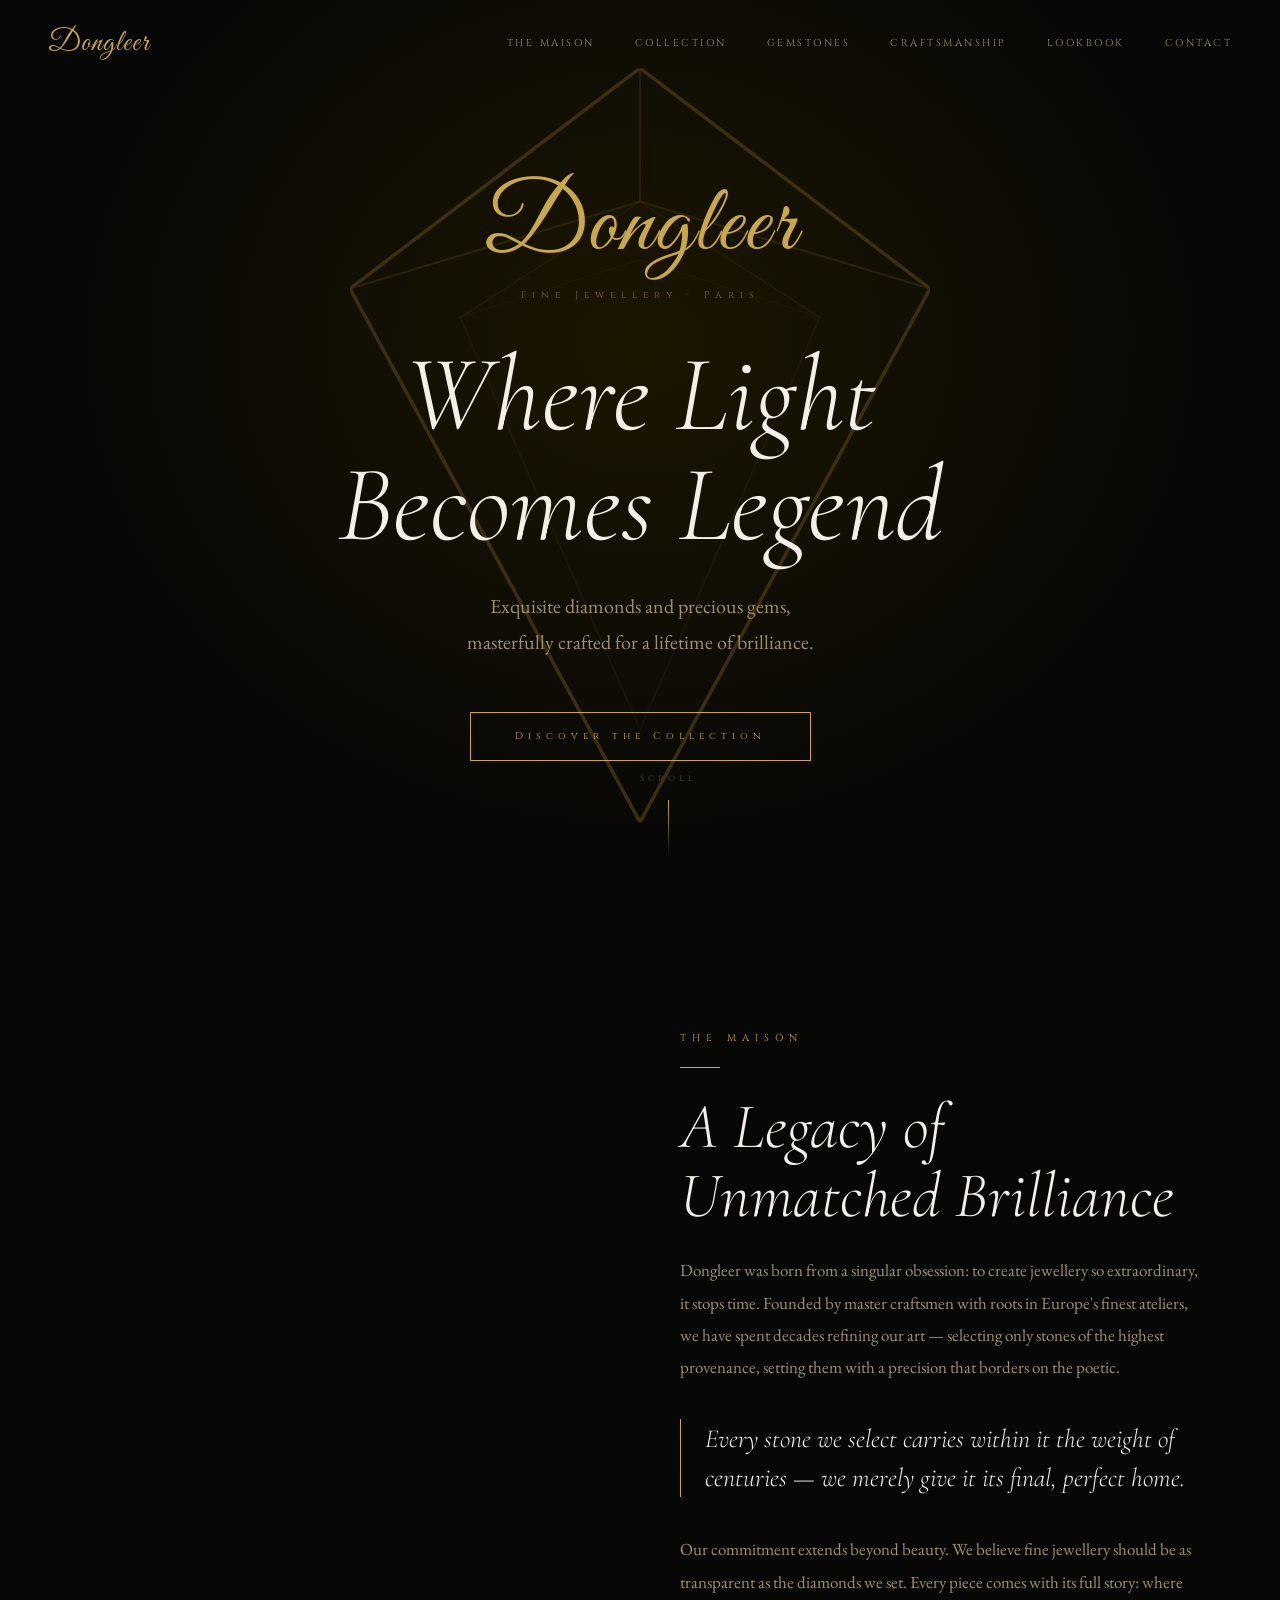
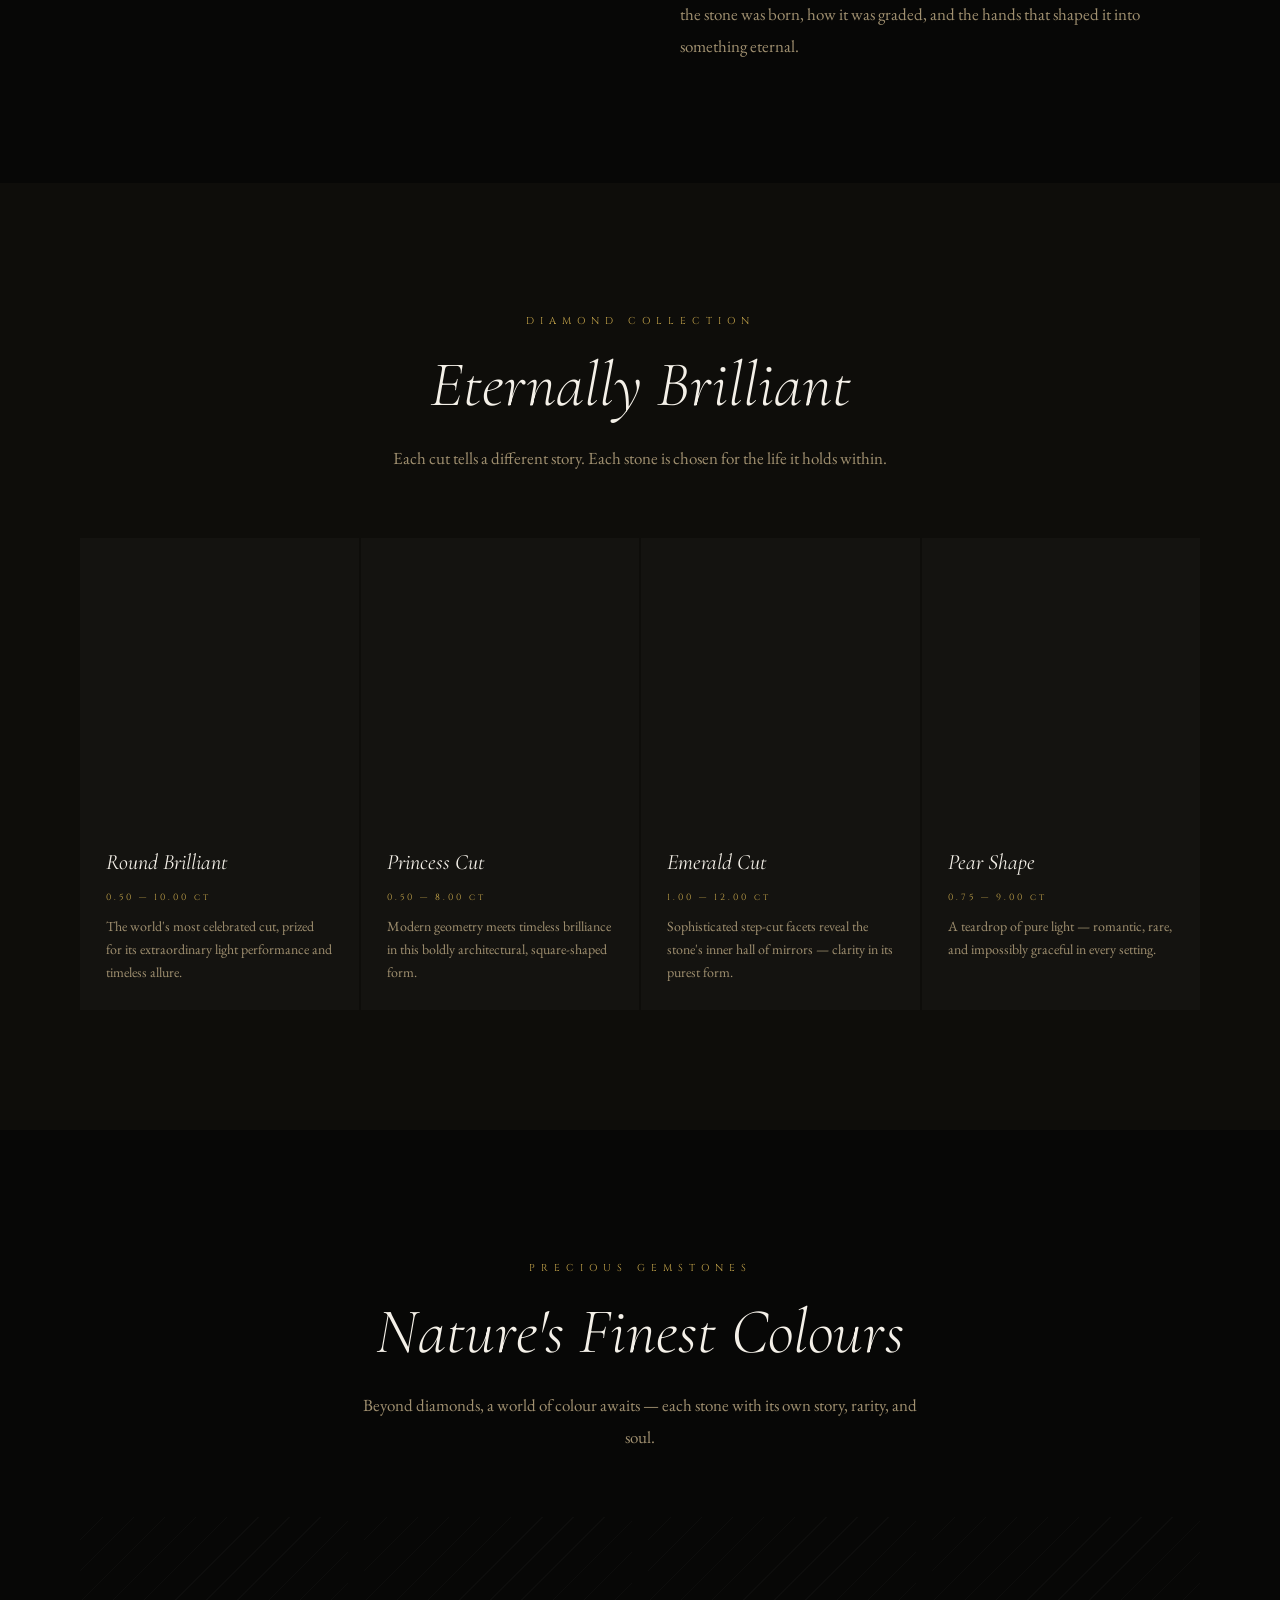
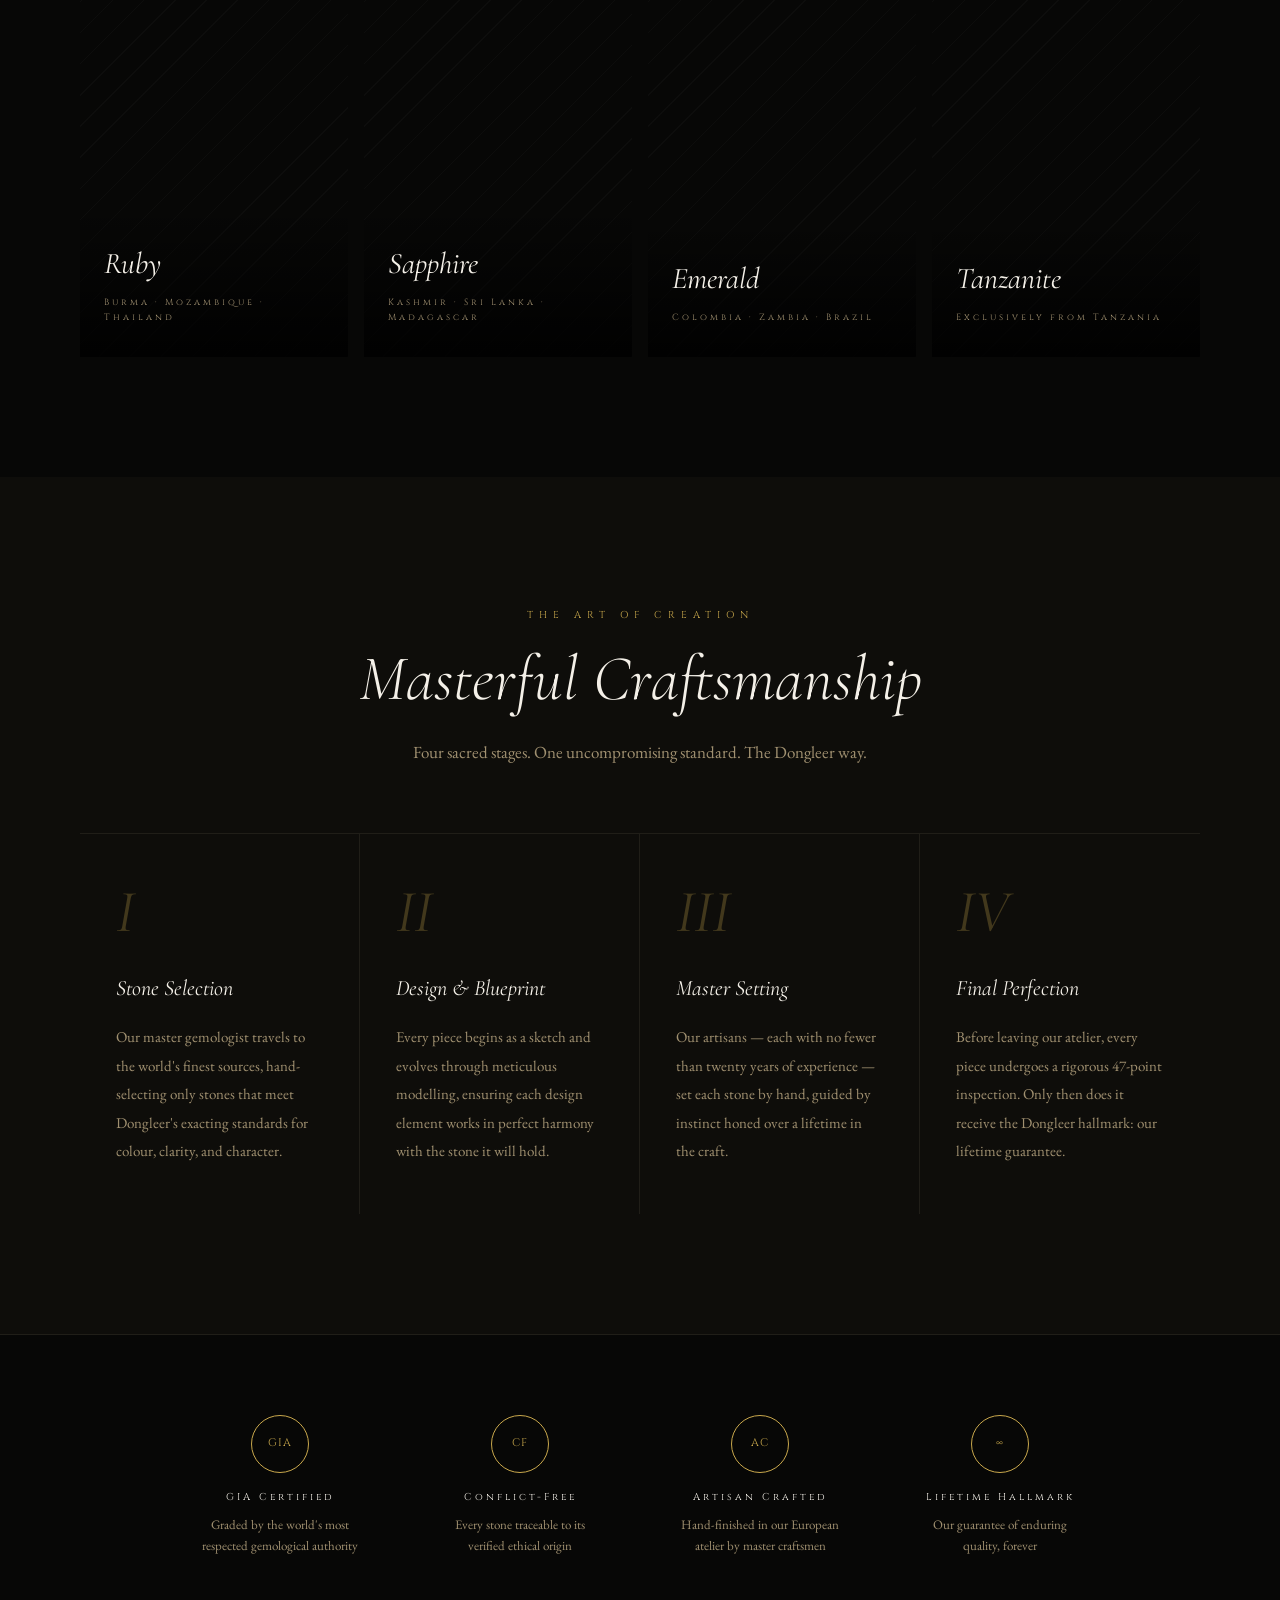
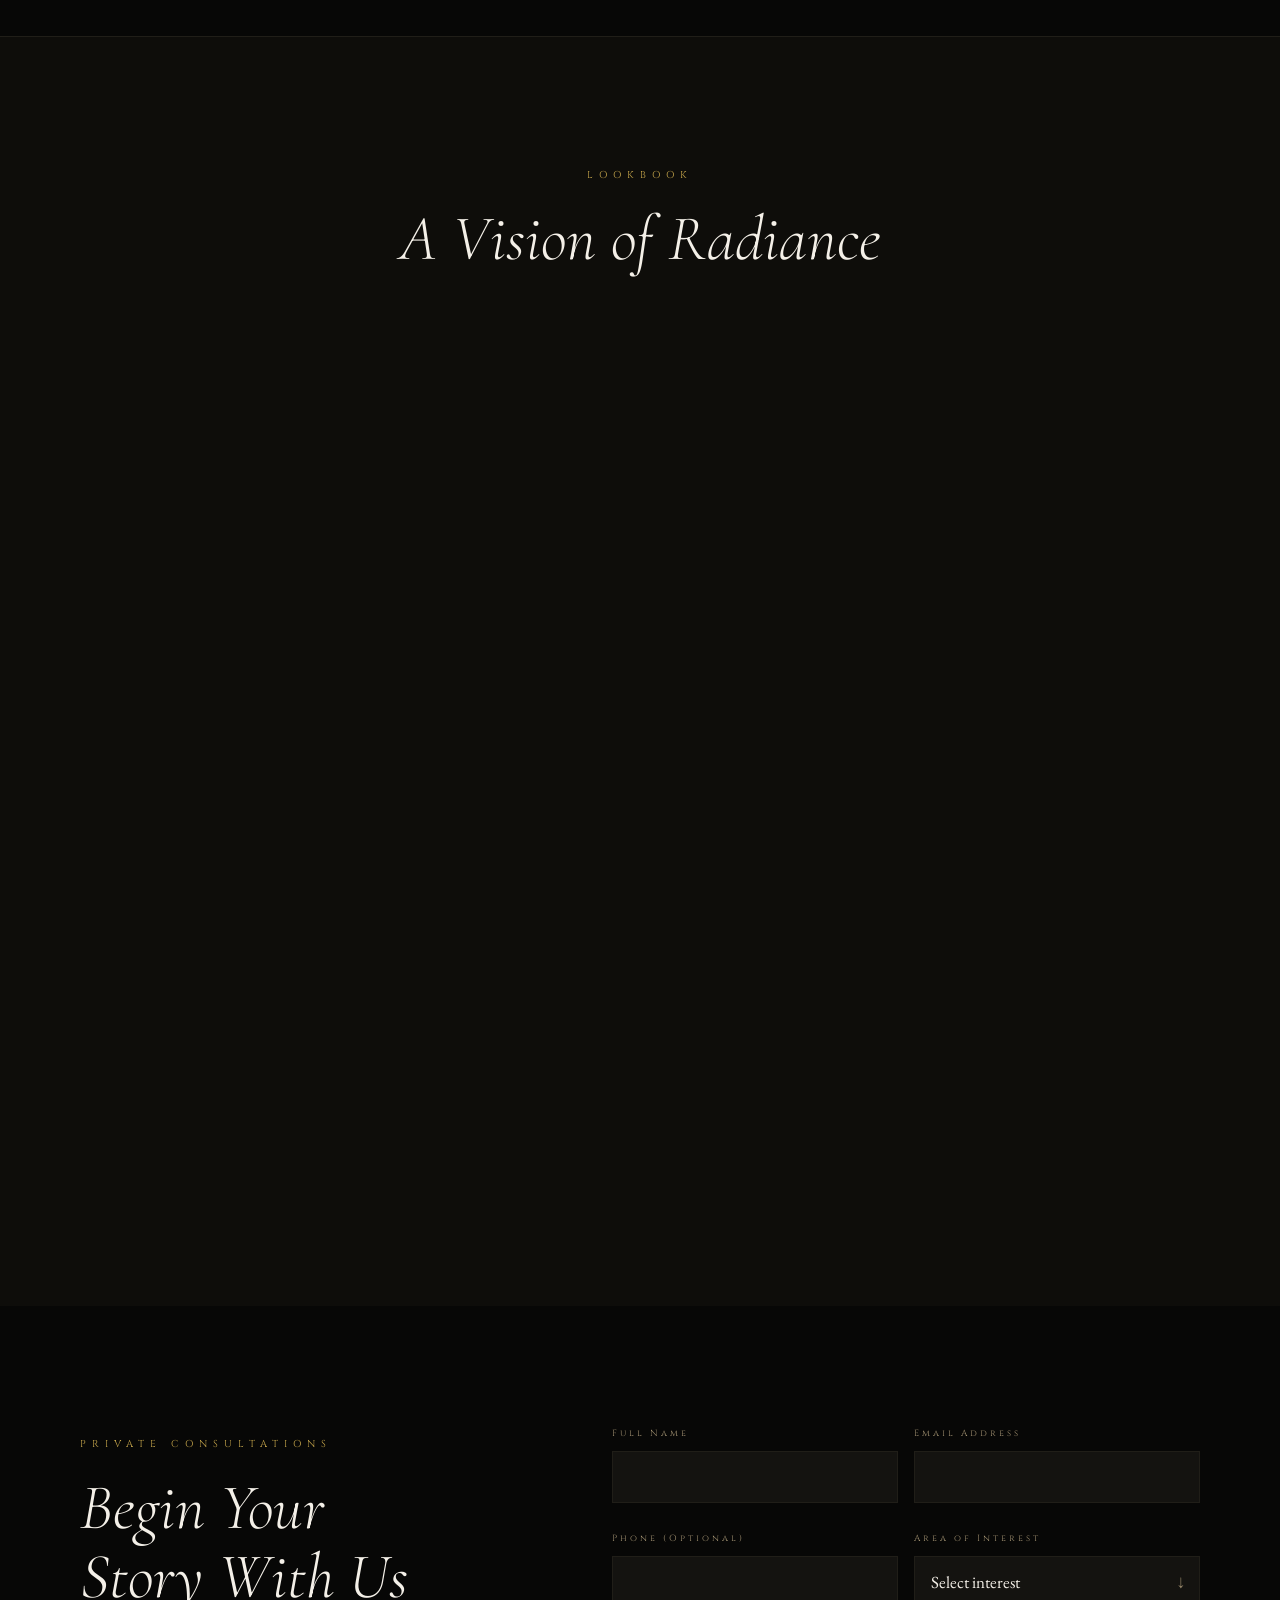
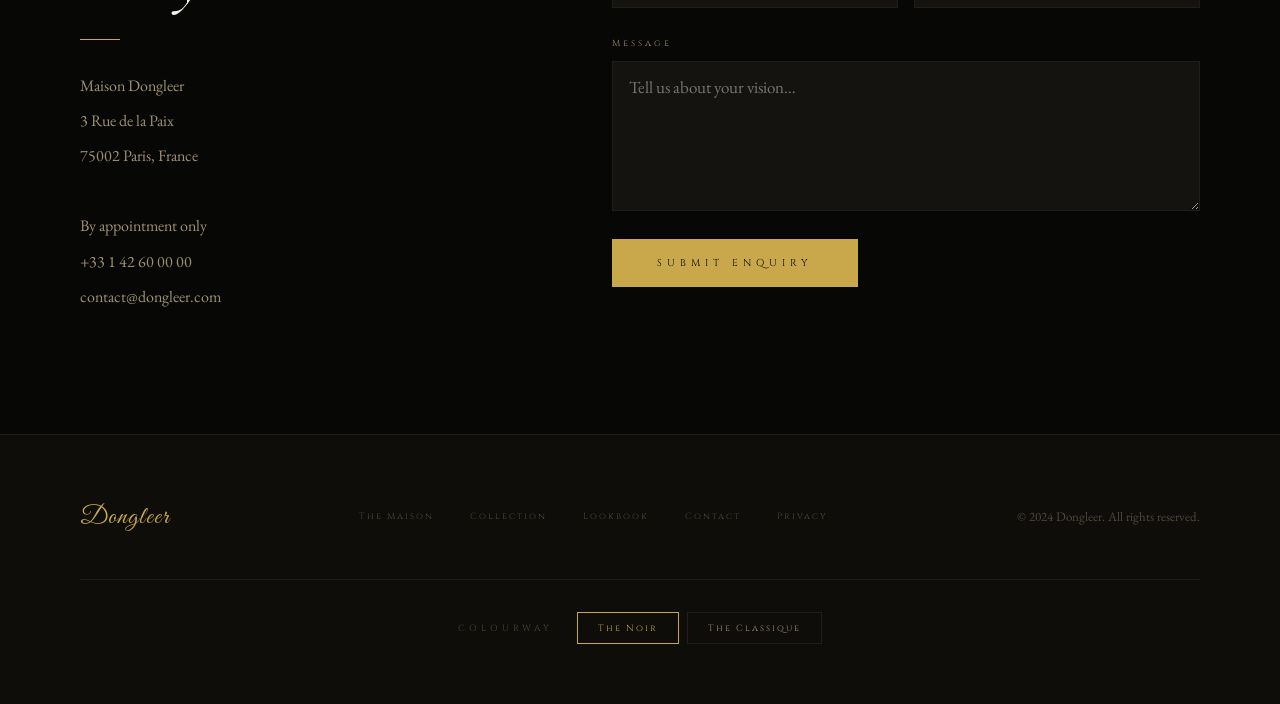
<file: index.html>
<!DOCTYPE html>
<html lang="en">
<head>
  <meta charset="UTF-8">
  <meta name="viewport" content="width=device-width, initial-scale=1.0">
  <title>Dongleer — Fine Jewellery</title>
  <meta name="description" content="Maison Dongleer — Exquisite diamonds and precious gems, masterfully crafted for a lifetime of brilliance.">
  <link rel="preconnect" href="https://fonts.googleapis.com">
  <link rel="preconnect" href="https://fonts.gstatic.com" crossorigin>
  <link href="https://fonts.googleapis.com/css2?family=Cormorant+Garamond:ital,wght@0,300;0,400;0,500;1,300;1,400;1,500&family=Cinzel:wght@400;500&family=EB+Garamond:ital,wght@0,400;1,400&family=Great+Vibes&display=swap" rel="stylesheet">
  <link rel="stylesheet" href="dongleer.css">
</head>
<body>

  <!-- Mobile Menu Overlay -->
  <div class="mobile-menu" id="mob-menu">
    <div class="mob-header">
      <span class="mob-logo" style="font-family:'Great Vibes',cursive;font-size:26px;letter-spacing:1px;color:var(--accent)">Dongleer</span>
      <button class="mob-close" id="mob-close" aria-label="Close menu">✕</button>
    </div>
    <a href="#about">The Maison</a>
    <a href="#collection">Collection</a>
    <a href="#gemstones">Gemstones</a>
    <a href="#craftsmanship">Craftsmanship</a>
    <a href="#gallery">Lookbook</a>
    <a href="#contact">Contact</a>
  </div>

  <!-- Header -->
  <header class="site-header" id="site-header">
    <nav class="nav-inner">
      <button class="hamburger" id="hamburger" aria-label="Open menu">
        <span></span><span></span><span></span>
      </button>
      <a href="#" class="header-logo">Dongleer</a>
      <div class="nav-links">
        <a href="#about">The Maison</a>
        <a href="#collection">Collection</a>
        <a href="#gemstones">Gemstones</a>
        <a href="#craftsmanship">Craftsmanship</a>
        <a href="#gallery">Lookbook</a>
        <a href="#contact">Contact</a>
      </div>
    </nav>
  </header>

  <!-- ═══════════════ HERO ═══════════════ -->
  <section class="hero" id="hero">
    <!-- Background watermark diamond -->
    <div class="hero-watermark">
      <svg viewBox="0 0 200 260" fill="none" xmlns="http://www.w3.org/2000/svg">
        <polygon points="100,0 200,76 100,260 0,76" stroke="currentColor" stroke-width="1.2"/>
        <polyline points="0,76 100,46 200,76" stroke="currentColor" stroke-width="0.7" opacity="0.6"/>
        <line x1="100" y1="0" x2="100" y2="46" stroke="currentColor" stroke-width="0.7" opacity="0.6"/>
        <polygon points="100,46 162,86 100,228 38,86" stroke="currentColor" stroke-width="0.45" opacity="0.38"/>
        <polyline points="38,86 100,66 162,86" stroke="currentColor" stroke-width="0.35" opacity="0.28"/>
      </svg>
    </div>

    <div class="hero-content">
      <div class="hero-logo-script">
        <div class="hero-script-name">Dongleer</div>
        <div class="hero-script-tag">Fine Jewellery · Paris</div>
      </div>

      <h1 class="hero-title">Where Light<br>Becomes Legend</h1>
      <p class="hero-sub">Exquisite diamonds and precious gems,<br>masterfully crafted for a lifetime of brilliance.</p>
      <a href="#collection" class="hero-cta">Discover the Collection</a>
    </div>

    <div class="hero-scroll">
      <span class="hero-scroll-label">Scroll</span>
      <div class="scroll-line"></div>
    </div>
  </section>

  <!-- ═══════════════ ABOUT ═══════════════ -->
  <section class="about" id="about">
    <div class="container">
      <div class="about-grid">
        <div class="about-image reveal" style="background:url('https://images.unsplash.com/photo-1677045419454-e8b201856472?auto=format&fit=crop&w=800&q=80') center/cover no-repeat"></div>
        <div>
          <span class="section-label reveal">The Maison</span>
          <div class="about-rule reveal"></div>
          <h2 class="section-title reveal">A Legacy of<br>Unmatched Brilliance</h2>
          <p class="about-body reveal">Dongleer was born from a singular obsession: to create jewellery so extraordinary, it stops time. Founded by master craftsmen with roots in Europe's finest ateliers, we have spent decades refining our art — selecting only stones of the highest provenance, setting them with a precision that borders on the poetic.</p>
          <blockquote class="about-pullquote reveal">Every stone we select carries within it the weight of centuries — we merely give it its final, perfect home.</blockquote>
          <p class="about-body reveal">Our commitment extends beyond beauty. We believe fine jewellery should be as transparent as the diamonds we set. Every piece comes with its full story: where the stone was born, how it was graded, and the hands that shaped it into something eternal.</p>
        </div>
      </div>
    </div>
  </section>

  <!-- ═══════════════ COLLECTION ═══════════════ -->
  <section class="collection" id="collection">
    <div class="container">
      <div class="section-header">
        <span class="section-label reveal">Diamond Collection</span>
        <h2 class="section-title reveal">Eternally Brilliant</h2>
        <p class="section-sub reveal">Each cut tells a different story. Each stone is chosen for the life it holds within.</p>
      </div>
      <div class="collection-grid">
        <div class="c-card reveal">
          <div class="c-img" style="background:url('https://images.unsplash.com/photo-1589674668791-4889d2bba4c6?auto=format&fit=crop&w=600&q=80') center/cover no-repeat"></div>
          <div class="c-body">
            <div class="c-name">Round Brilliant</div>
            <div class="c-range">0.50 — 10.00 ct</div>
            <p class="c-desc">The world's most celebrated cut, prized for its extraordinary light performance and timeless allure.</p>
          </div>
        </div>
        <div class="c-card reveal reveal-d1">
          <div class="c-img" style="background:url('https://images.unsplash.com/photo-1588444650733-d0767b753fc8?auto=format&fit=crop&w=600&q=80') center/cover no-repeat"></div>
          <div class="c-body">
            <div class="c-name">Princess Cut</div>
            <div class="c-range">0.50 — 8.00 ct</div>
            <p class="c-desc">Modern geometry meets timeless brilliance in this boldly architectural, square-shaped form.</p>
          </div>
        </div>
        <div class="c-card reveal reveal-d2">
          <div class="c-img" style="background:url('https://images.unsplash.com/photo-1613945408510-0be25b4ebe40?auto=format&fit=crop&w=600&q=80') center/cover no-repeat"></div>
          <div class="c-body">
            <div class="c-name">Emerald Cut</div>
            <div class="c-range">1.00 — 12.00 ct</div>
            <p class="c-desc">Sophisticated step-cut facets reveal the stone's inner hall of mirrors — clarity in its purest form.</p>
          </div>
        </div>
        <div class="c-card reveal reveal-d3">
          <div class="c-img" style="background:url('https://images.unsplash.com/photo-1648564585735-19491888545c?auto=format&fit=crop&w=600&q=80') center/cover no-repeat"></div>
          <div class="c-body">
            <div class="c-name">Pear Shape</div>
            <div class="c-range">0.75 — 9.00 ct</div>
            <p class="c-desc">A teardrop of pure light — romantic, rare, and impossibly graceful in every setting.</p>
          </div>
        </div>
      </div>
    </div>
  </section>

  <!-- ═══════════════ GEMSTONES ═══════════════ -->
  <section class="gemstones" id="gemstones">
    <div class="container">
      <div class="section-header">
        <span class="section-label reveal">Precious Gemstones</span>
        <h2 class="section-title reveal">Nature's Finest Colours</h2>
        <p class="section-sub reveal">Beyond diamonds, a world of colour awaits — each stone with its own story, rarity, and soul.</p>
      </div>
      <div class="gems-grid">
        <div class="gem-card reveal">
          <div class="gem-ph" style="background:url('https://images.unsplash.com/photo-1560427450-00fa9481f01e?auto=format&fit=crop&w=600&q=80') center/cover no-repeat"></div>
          <div class="gem-info">
            <div class="gem-name">Ruby</div>
            <div class="gem-origin">Burma · Mozambique · Thailand</div>
          </div>
        </div>
        <div class="gem-card reveal reveal-d1">
          <div class="gem-ph" style="background:url('https://images.unsplash.com/photo-1613843351058-1dd06fda7c02?auto=format&fit=crop&w=600&q=80') center/cover no-repeat"></div>
          <div class="gem-info">
            <div class="gem-name">Sapphire</div>
            <div class="gem-origin">Kashmir · Sri Lanka · Madagascar</div>
          </div>
        </div>
        <div class="gem-card reveal reveal-d2">
          <div class="gem-ph" style="background:url('https://images.unsplash.com/photo-1625479610681-f789345a8157?auto=format&fit=crop&w=600&q=80') center/cover no-repeat"></div>
          <div class="gem-info">
            <div class="gem-name">Emerald</div>
            <div class="gem-origin">Colombia · Zambia · Brazil</div>
          </div>
        </div>
        <div class="gem-card reveal reveal-d3">
          <div class="gem-ph" style="background:url('https://images.unsplash.com/photo-1551947391-249dcb8ed976?auto=format&fit=crop&w=600&q=80') center/cover no-repeat"></div>
          <div class="gem-info">
            <div class="gem-name">Tanzanite</div>
            <div class="gem-origin">Exclusively from Tanzania</div>
          </div>
        </div>
      </div>
    </div>
  </section>

  <!-- ═══════════════ CRAFTSMANSHIP ═══════════════ -->
  <section class="craftsmanship" id="craftsmanship">
    <div class="container">
      <div class="section-header">
        <span class="section-label reveal">The Art of Creation</span>
        <h2 class="section-title reveal">Masterful Craftsmanship</h2>
        <p class="section-sub reveal">Four sacred stages. One uncompromising standard. The Dongleer way.</p>
      </div>
      <div class="craft-grid">
        <div class="craft-step reveal">
          <div class="craft-num">I</div>
          <div class="craft-name">Stone Selection</div>
          <p class="craft-body">Our master gemologist travels to the world's finest sources, hand-selecting only stones that meet Dongleer's exacting standards for colour, clarity, and character.</p>
        </div>
        <div class="craft-step reveal reveal-d1">
          <div class="craft-num">II</div>
          <div class="craft-name">Design & Blueprint</div>
          <p class="craft-body">Every piece begins as a sketch and evolves through meticulous modelling, ensuring each design element works in perfect harmony with the stone it will hold.</p>
        </div>
        <div class="craft-step reveal reveal-d2">
          <div class="craft-num">III</div>
          <div class="craft-name">Master Setting</div>
          <p class="craft-body">Our artisans — each with no fewer than twenty years of experience — set each stone by hand, guided by instinct honed over a lifetime in the craft.</p>
        </div>
        <div class="craft-step reveal reveal-d3">
          <div class="craft-num">IV</div>
          <div class="craft-name">Final Perfection</div>
          <p class="craft-body">Before leaving our atelier, every piece undergoes a rigorous 47-point inspection. Only then does it receive the Dongleer hallmark: our lifetime guarantee.</p>
        </div>
      </div>
    </div>
  </section>

  <!-- ═══════════════ CERTIFICATIONS ═══════════════ -->
  <section class="certifications" id="certifications">
    <div class="container">
      <div class="cert-row">
        <div class="cert-item reveal">
          <div class="cert-icon">GIA</div>
          <div class="cert-name">GIA Certified</div>
          <p class="cert-desc">Graded by the world's most respected gemological authority</p>
        </div>
        <div class="cert-item reveal reveal-d1">
          <div class="cert-icon">CF</div>
          <div class="cert-name">Conflict-Free</div>
          <p class="cert-desc">Every stone traceable to its verified ethical origin</p>
        </div>
        <div class="cert-item reveal reveal-d2">
          <div class="cert-icon">AC</div>
          <div class="cert-name">Artisan Crafted</div>
          <p class="cert-desc">Hand-finished in our European atelier by master craftsmen</p>
        </div>
        <div class="cert-item reveal reveal-d3">
          <div class="cert-icon">∞</div>
          <div class="cert-name">Lifetime Hallmark</div>
          <p class="cert-desc">Our guarantee of enduring quality, forever</p>
        </div>
      </div>
    </div>
  </section>

  <!-- ═══════════════ GALLERY ═══════════════ -->
  <section class="gallery" id="gallery">
    <div class="container">
      <div class="section-header">
        <span class="section-label reveal">Lookbook</span>
        <h2 class="section-title reveal">A Vision of Radiance</h2>
      </div>
      <div class="gallery-grid">
        <div class="g1" style="background:url('https://images.unsplash.com/photo-1481980235850-66e47651e431?auto=format&fit=crop&w=900&q=80') center/cover no-repeat"></div>
        <div class="g2" style="background:url('https://images.unsplash.com/photo-1611652022419-a9419f74343d?auto=format&fit=crop&w=1200&q=80') center/cover no-repeat"></div>
        <div class="g3" style="background:url('https://images.unsplash.com/photo-1605100804567-1ffe942b5cd6?auto=format&fit=crop&w=600&q=80') center/cover no-repeat"></div>
        <div class="g4" style="background:url('https://images.unsplash.com/photo-1689743801114-230453abfceb?auto=format&fit=crop&w=600&q=80') center/cover no-repeat"></div>
        <div class="g5" style="background:url('https://images.unsplash.com/photo-1600143674013-a690b5d25104?auto=format&fit=crop&w=600&q=80') center/cover no-repeat"></div>
        <div class="g6" style="background:url('https://images.unsplash.com/photo-1573408301185-9146fe634ad0?auto=format&fit=crop&w=600&q=80') center/cover no-repeat"></div>
        <div class="g7" style="background:url('https://images.unsplash.com/photo-1525256074812-2f0a984bafad?auto=format&fit=crop&w=600&q=80') center/cover no-repeat"></div>
      </div>
    </div>
  </section>

  <!-- ═══════════════ CONTACT ═══════════════ -->
  <section class="contact" id="contact">
    <div class="container">
      <div class="contact-grid">
        <div>
          <span class="section-label reveal">Private Consultations</span>
          <h2 class="section-title reveal">Begin Your<br>Story With Us</h2>
          <div class="contact-rule reveal"></div>
          <address class="contact-address reveal">
            Maison Dongleer<br>
            3 Rue de la Paix<br>
            75002 Paris, France<br><br>
            By appointment only<br>
            +33 1 42 60 00 00<br>
            contact@dongleer.com
          </address>
        </div>
        <form class="c-form reveal" id="contact-form" onsubmit="return false;">
          <div class="f-row">
            <div class="f-field">
              <label class="f-label">Full Name</label>
              <input class="f-input" type="text">
            </div>
            <div class="f-field">
              <label class="f-label">Email Address</label>
              <input class="f-input" type="email">
            </div>
          </div>
          <div class="f-row">
            <div class="f-field">
              <label class="f-label">Phone (Optional)</label>
              <input class="f-input" type="tel">
            </div>
            <div class="f-field">
              <label class="f-label">Area of Interest</label>
              <div class="f-select-wrap">
                <select class="f-select">
                  <option value="">Select interest</option>
                  <option>Diamond — Round Brilliant</option>
                  <option>Diamond — Fancy Cut</option>
                  <option>Coloured Gemstones</option>
                  <option>Bespoke Commission</option>
                  <option>General Enquiry</option>
                </select>
              </div>
            </div>
          </div>
          <div class="f-field">
            <label class="f-label">Message</label>
            <textarea class="f-textarea" placeholder="Tell us about your vision…"></textarea>
          </div>
          <button type="submit" class="f-submit">Submit Enquiry</button>
        </form>
      </div>
    </div>
  </section>

  <!-- ═══════════════ FOOTER ═══════════════ -->
  <footer class="site-footer">
    <div class="container">
      <div class="footer-inner">
        <span class="footer-logo" style="font-family:'Great Vibes',cursive;font-size:26px;letter-spacing:1px;color:var(--accent)">Dongleer</span>
        <div class="footer-links">
          <a href="#about">The Maison</a>
          <a href="#collection">Collection</a>
          <a href="#gallery">Lookbook</a>
          <a href="#contact">Contact</a>
          <a href="#">Privacy</a>
        </div>
        <span class="footer-copy">© 2024 Dongleer. All rights reserved.</span>
      </div>
      <div class="footer-bottom">
        <span class="footer-dir-label">COLOURWAY</span>
        <div class="footer-dir-btns">
          <button class="dir-page-btn active" id="page-dir-a">The Noir</button>
          <button class="dir-page-btn" id="page-dir-b">The Classique</button>
        </div>
      </div>
    </div>
  </footer>

  <!-- Tweaks Panel -->
  <div class="tweaks-panel" id="tweaks-panel">
    <div class="tp-head">
      <span class="tp-title">TWEAKS</span>
      <button class="tp-close" id="tp-close">✕</button>
    </div>
    <div class="tp-body">
      <div>
        <div class="tp-label">VISUAL DIRECTION</div>
        <div class="dir-btns">
          <button class="dir-btn active" id="dir-a-btn">The Noir</button>
          <button class="dir-btn" id="dir-b-btn">The Classique</button>
        </div>
      </div>
      <p class="tp-note">Toggle between warm gold (The Noir) and cool platinum (The Classique) palettes.</p>
    </div>
  </div>

  <script src="dongleer.js"></script>
</body>
</html>
</file>
<file: dongleer.css>
/* ================================================
   DONGLEER — Fine Jewellery
   Direction A: The Noir   (warm black + gold)
   Direction B: The Classique (cool black + platinum)
   ================================================ */

/* === CUSTOM PROPERTIES === */
:root {
  --bg:        #070706;
  --bg2:       #0e0d0a;
  --surf:      #141310;
  --border:    #201e18;
  --accent:    #c9a84c;
  --accent-l:  #dcc570;
  --accent-m:  #7a6530;
  --accent-d:  #3d2e10;
  --text:      #f4f0e8;
  --text2:     #a09070;
  --text3:     #504838;
  --hero-glow: #1c1600;
  --fd: 'Cormorant Garamond', Georgia, serif;
  --fb: 'EB Garamond', Georgia, serif;
  --fl: 'Cinzel', 'Times New Roman', serif;
}

body.dir-b {
  --bg:        #faf6f0;
  --bg2:       #f2ece2;
  --surf:      #e8e0d4;
  --border:    #d4ccc0;
  --accent:    #8a6830;
  --accent-l:  #a07838;
  --accent-m:  #c9a84c;
  --accent-d:  #6a5020;
  --text:      #1a1510;
  --text2:     #6a5840;
  --text3:     #a09070;
  --hero-glow: #e8d8b0;
}

/* === RESET === */
*, *::before, *::after { box-sizing: border-box; margin: 0; padding: 0; }
html { scroll-behavior: smooth; }
body {
  background: var(--bg);
  color: var(--text);
  font-family: var(--fb);
  font-size: 18px;
  line-height: 1.7;
  -webkit-font-smoothing: antialiased;
}
img { display: block; max-width: 100%; }

/* === UTILITIES === */
.container { max-width: 1200px; margin: 0 auto; padding: 0 40px; }

.section-label {
  display: inline-block;
  font-family: var(--fl);
  font-size: 10px;
  letter-spacing: 6px;
  color: var(--accent);
  text-transform: uppercase;
  margin-bottom: 20px;
}
.section-title {
  font-family: var(--fd);
  font-size: clamp(32px, 5vw, 64px);
  font-weight: 300;
  font-style: italic;
  line-height: 1.08;
  color: var(--text);
  margin-bottom: 24px;
  text-wrap: pretty;
}
.section-sub {
  font-family: var(--fb);
  font-size: 17px;
  color: var(--text2);
  line-height: 1.85;
}
.section-header { text-align: center; margin-bottom: 64px; }
.section-header .section-sub { max-width: 560px; margin: 0 auto; }

/* Image placeholder */
.ph {
  position: relative;
  overflow: hidden;
  background: repeating-linear-gradient(
    -45deg,
    var(--surf) 0, var(--surf) 12px,
    var(--bg2) 12px, var(--bg2) 24px
  );
}
.ph::after {
  content: attr(data-ph);
  position: absolute;
  inset: 0;
  display: flex;
  align-items: center;
  justify-content: center;
  font-family: 'Courier New', monospace;
  font-size: 10px;
  color: var(--text3);
  letter-spacing: 1px;
  text-align: center;
  padding: 20px;
}

/* === ANIMATIONS === */
@keyframes fadeUp {
  from { opacity: 0; transform: translateY(20px); }
  to   { opacity: 1; transform: translateY(0); }
}
@keyframes scrollPulse {
  0%, 100% { transform: scaleY(0.55); opacity: 0.25; }
  50%       { transform: scaleY(1);   opacity: 0.9; }
}
@keyframes breathe {
  0%, 100% { opacity: 0.12; }
  50%       { opacity: 0.22; }
}

.reveal {
  opacity: 0;
  transform: translateY(28px);
  transition: opacity 0.9s ease, transform 0.9s ease;
}
.reveal.visible { opacity: 1; transform: none; }
.reveal-d1 { transition-delay: 0.12s; }
.reveal-d2 { transition-delay: 0.24s; }
.reveal-d3 { transition-delay: 0.36s; }
.reveal-d4 { transition-delay: 0.48s; }

/* === HEADER === */
.site-header {
  position: fixed;
  inset: 0 0 auto;
  z-index: 900;
  transition: background 0.4s, backdrop-filter 0.4s;
}
.site-header.scrolled {
  background: rgba(7,7,6,.95);
  backdrop-filter: blur(14px);
}
body.dir-b .site-header.scrolled { background: rgba(250,246,240,.97); }

.nav-inner {
  display: flex;
  align-items: center;
  justify-content: space-between;
  padding: 28px 48px;
}
.header-logo {
  font-family: 'Great Vibes', cursive;
  font-size: 30px;
  letter-spacing: 1px;
  color: var(--accent);
  text-decoration: none;
  transition: opacity 0.3s;
  position: relative;
  z-index: 901;
  line-height: 1;
}
.header-logo:hover { opacity: 0.72; }

.nav-links { display: flex; gap: 40px; align-items: center; }
.nav-links a {
  font-family: var(--fl);
  font-size: 10px;
  letter-spacing: 2.5px;
  color: var(--text2);
  text-decoration: none;
  text-transform: uppercase;
  transition: color 0.3s;
}
.nav-links a:hover { color: var(--accent); }

.hamburger {
  display: none;
  flex-direction: column;
  gap: 6px;
  background: none;
  border: none;
  padding: 4px;
  position: relative;
  z-index: 901;
  cursor: pointer;
}
.hamburger span {
  display: block;
  width: 26px;
  height: 1px;
  background: var(--text);
  transition: all 0.3s;
}

/* Mobile overlay */
.mobile-menu {
  position: fixed;
  inset: 0;
  background: var(--bg);
  z-index: 800;
  display: flex;
  flex-direction: column;
  align-items: center;
  justify-content: center;
  gap: 36px;
  opacity: 0;
  pointer-events: none;
  transition: opacity 0.4s;
}
.mobile-menu.open { opacity: 1; pointer-events: all; }
.mob-header {
  position: absolute;
  top: 0; left: 0; right: 0;
  display: flex;
  align-items: center;
  justify-content: space-between;
  padding: 28px 28px;
}
.mob-logo { font-family: var(--fl); font-size: 13px; letter-spacing: 6px; color: var(--text); }
.mob-close {
  background: none;
  border: none;
  font-size: 26px;
  color: var(--text2);
  line-height: 1;
  cursor: pointer;
}
.mobile-menu a {
  font-family: var(--fd);
  font-size: 38px;
  font-style: italic;
  color: var(--text);
  text-decoration: none;
  transition: color 0.3s;
}
.mobile-menu a:hover { color: var(--accent); }

/* === HERO === */
.hero {
  min-height: 100vh;
  display: flex;
  align-items: center;
  justify-content: center;
  position: relative;
  overflow: hidden;
  background: radial-gradient(ellipse at 50% 38%, var(--hero-glow) 0%, var(--bg) 64%);
}
.hero-watermark {
  position: absolute;
  width: min(580px, 78vmin);
  top: 50%;
  left: 50%;
  transform: translate(-50%, -50%);
  color: var(--accent-d);
  pointer-events: none;
  animation: breathe 9s ease-in-out infinite;
}
.hero-content {
  position: relative;
  z-index: 1;
  text-align: center;
  padding: 120px 24px 80px;
  display: flex;
  flex-direction: column;
  align-items: center;
}
.hero-eyebrow {
  font-family: var(--fl);
  font-size: 10px;
  letter-spacing: 7px;
  color: var(--accent-m);
  margin-bottom: 32px;
  animation: fadeUp 1s ease both;
}
.hero-logo-script {
  text-align: center;
  margin-bottom: 36px;
  animation: fadeUp 1s ease 0.12s both;
}
.hero-script-name {
  font-family: 'Great Vibes', cursive;
  font-size: clamp(58px, 9vw, 96px);
  color: var(--accent);
  line-height: 1;
  letter-spacing: 2px;
}
.hero-script-tag {
  font-family: var(--fl);
  font-size: 10px;
  letter-spacing: 6px;
  color: var(--accent-m);
  margin-top: 12px;
}
.hero-title {
  font-family: var(--fd);
  font-size: clamp(52px, 9vw, 108px);
  font-weight: 300;
  font-style: italic;
  line-height: 1.02;
  color: var(--text);
  margin-bottom: 28px;
  animation: fadeUp 1s ease 0.22s both;
  text-wrap: pretty;
}
.hero-sub {
  font-family: var(--fb);
  font-size: clamp(16px, 2vw, 20px);
  color: var(--text2);
  line-height: 1.8;
  margin-bottom: 52px;
  animation: fadeUp 1s ease 0.38s both;
}
.hero-cta {
  display: inline-block;
  font-family: var(--fl);
  font-size: 10px;
  letter-spacing: 5px;
  color: var(--accent);
  text-decoration: none;
  padding: 15px 44px;
  border: 1px solid var(--accent);
  transition: background 0.35s, color 0.35s;
  animation: fadeUp 1s ease 0.52s both;
}
.hero-cta:hover { background: var(--accent); color: var(--bg); }

.hero-scroll {
  position: absolute;
  bottom: 44px;
  left: 50%;
  transform: translateX(-50%);
  display: flex;
  flex-direction: column;
  align-items: center;
  gap: 14px;
  animation: fadeUp 1s ease 0.72s both;
}
.hero-scroll-label {
  font-family: var(--fl);
  font-size: 9px;
  letter-spacing: 4px;
  color: var(--text3);
}
.scroll-line {
  width: 1px;
  height: 56px;
  background: linear-gradient(to bottom, var(--accent), transparent);
  transform-origin: top;
  animation: scrollPulse 2.5s ease-in-out infinite;
}

/* === ABOUT === */
.about { padding: 120px 0; background: var(--bg); }
.about-grid {
  display: grid;
  grid-template-columns: 1fr 1fr;
  gap: 80px;
  align-items: center;
}
.about-image { height: 540px; }
.about-rule { width: 40px; height: 1px; background: var(--accent); margin-bottom: 24px; }
.about-body { font-family: var(--fb); font-size: 17px; color: var(--text2); line-height: 1.9; }
.about-pullquote {
  margin: 36px 0;
  padding-left: 24px;
  border-left: 1px solid var(--accent);
  font-family: var(--fd);
  font-size: 26px;
  font-style: italic;
  color: var(--text);
  line-height: 1.5;
  font-weight: 300;
}

/* === COLLECTION === */
.collection { padding: 120px 0; background: var(--bg2); }
.collection-grid {
  display: grid;
  grid-template-columns: repeat(4, 1fr);
  gap: 2px;
}
.c-card { background: var(--surf); transition: transform 0.45s ease; }
.c-card:hover { transform: translateY(-5px); }
.c-img { height: 280px; }
.c-body { padding: 26px; }
.c-name {
  font-family: var(--fd);
  font-size: 22px;
  font-style: italic;
  color: var(--text);
  margin-bottom: 8px;
}
.c-range {
  font-family: var(--fl);
  font-size: 9px;
  letter-spacing: 3px;
  color: var(--accent);
  margin-bottom: 10px;
}
.c-desc { font-family: var(--fb); font-size: 14px; color: var(--text2); line-height: 1.65; }

/* === GEMSTONES === */
.gemstones { padding: 120px 0; background: var(--bg); }
.gems-grid {
  display: grid;
  grid-template-columns: repeat(4, 1fr);
  gap: 16px;
}
.gem-card { position: relative; height: 440px; overflow: hidden; }
.gem-ph {
  position: absolute; inset: 0;
  transition: transform 0.65s ease;
}
.gem-card:hover .gem-ph { transform: scale(1.05); }
.gem-ruby {
  background: radial-gradient(ellipse at 50% 65%, #8b1212 0%, #3a0606 50%, #180203 100%);
}
.gem-sapphire {
  background: radial-gradient(ellipse at 50% 65%, #121888 0%, #060670 50%, #010212 100%);
}
.gem-emerald {
  background: radial-gradient(ellipse at 50% 65%, #0e5c2a 0%, #063b18 50%, #021408 100%);
}
.gem-tanzanite {
  background: radial-gradient(ellipse at 50% 65%, #5012a8 0%, #300868 50%, #120224 100%);
}
.gem-ph::before {
  content: '';
  position: absolute; inset: 0;
  background: repeating-linear-gradient(
    -45deg, rgba(255,255,255,.025) 0, rgba(255,255,255,.025) 1px,
    transparent 1px, transparent 22px
  );
}
.gem-ph::after {
  content: attr(data-ph);
  position: absolute;
  top: 50%; left: 50%;
  transform: translate(-50%, -50%);
  font-family: 'Courier New', monospace;
  font-size: 10px;
  color: rgba(255,255,255,0.12);
  letter-spacing: 1px;
  white-space: nowrap;
}
.gem-info {
  position: absolute;
  bottom: 0; left: 0; right: 0;
  padding: 32px 24px;
  background: linear-gradient(to top, rgba(0,0,0,.88), transparent);
}
.gem-name {
  font-family: var(--fd);
  font-size: 30px;
  font-style: italic;
  color: var(--text);
  margin-bottom: 6px;
}
.gem-origin { font-family: var(--fl); font-size: 9px; letter-spacing: 3px; color: var(--text2); }

/* === CRAFTSMANSHIP === */
.craftsmanship { padding: 120px 0; background: var(--bg2); }
.craft-grid {
  display: grid;
  grid-template-columns: repeat(4, 1fr);
  border-top: 1px solid var(--border);
  margin-top: 40px;
}
.craft-step { padding: 48px 36px; border-right: 1px solid var(--border); }
.craft-step:last-child { border-right: none; }
.craft-num {
  font-family: var(--fd);
  font-size: 60px;
  font-style: italic;
  color: var(--accent);
  opacity: 0.28;
  line-height: 1;
  margin-bottom: 28px;
}
.craft-name { font-family: var(--fd); font-size: 22px; font-style: italic; color: var(--text); margin-bottom: 16px; }
.craft-body { font-family: var(--fb); font-size: 15px; color: var(--text2); line-height: 1.9; }

/* === CERTIFICATIONS === */
.certifications {
  padding: 80px 0;
  background: var(--bg);
  border-top: 1px solid var(--border);
  border-bottom: 1px solid var(--border);
}
.cert-row { display: flex; justify-content: center; align-items: center; gap: 80px; flex-wrap: wrap; }
.cert-item { text-align: center; }
.cert-icon {
  width: 58px; height: 58px;
  border: 1px solid var(--accent);
  border-radius: 50%;
  display: flex; align-items: center; justify-content: center;
  margin: 0 auto 16px;
  font-family: var(--fl);
  font-size: 11px; letter-spacing: 1px;
  color: var(--accent);
}
.cert-name { font-family: var(--fl); font-size: 10px; letter-spacing: 3px; color: var(--text); margin-bottom: 8px; }
.cert-desc { font-family: var(--fb); font-size: 13px; color: var(--text2); max-width: 160px; line-height: 1.65; }

/* === GALLERY === */
.gallery { padding: 120px 0; background: var(--bg2); }
.gallery-grid {
  display: grid;
  grid-template-columns: repeat(12, 1fr);
  grid-template-rows: 270px 270px 300px;
  gap: 4px;
}
.g1 { grid-column: 1 / 6;  grid-row: 1 / 3; }
.g2 { grid-column: 6 / 13; grid-row: 1; }
.g3 { grid-column: 6 / 10; grid-row: 2; }
.g4 { grid-column: 10 / 13; grid-row: 2; }
.g5 { grid-column: 1 / 5;  grid-row: 3; }
.g6 { grid-column: 5 / 9;  grid-row: 3; }
.g7 { grid-column: 9 / 13; grid-row: 3; }
.gallery-grid .ph { transition: opacity 0.35s; }
.gallery-grid .ph:hover { opacity: 0.75; }

/* === CONTACT === */
.contact { padding: 120px 0; background: var(--bg); }
.contact-grid {
  display: grid;
  grid-template-columns: 1fr 1.3fr;
  gap: 80px;
  align-items: start;
}
.contact-rule { width: 40px; height: 1px; background: var(--accent); margin: 28px 0; }
.contact-address { font-family: var(--fb); font-size: 16px; color: var(--text2); line-height: 2.2; font-style: normal; }

.c-form { display: flex; flex-direction: column; gap: 28px; }
.f-row { display: grid; grid-template-columns: 1fr 1fr; gap: 16px; }
.f-field { display: flex; flex-direction: column; gap: 10px; }
.f-label { font-family: var(--fl); font-size: 9px; letter-spacing: 3px; color: var(--text2); }
.f-input, .f-select, .f-textarea {
  background: var(--surf);
  border: 1px solid var(--border);
  border-radius: 0;
  color: var(--text);
  font-family: var(--fb);
  font-size: 17px;
  padding: 14px 16px;
  outline: none;
  width: 100%;
  transition: border-color 0.3s;
  appearance: none;
  -webkit-appearance: none;
}
.f-input:focus, .f-select:focus, .f-textarea:focus { border-color: var(--accent); }
.f-textarea { height: 150px; resize: vertical; }
.f-select-wrap { position: relative; }
.f-select-wrap::after {
  content: '↓';
  position: absolute;
  right: 16px; top: 50%;
  transform: translateY(-50%);
  color: var(--text2);
  font-size: 13px;
  pointer-events: none;
}
.f-submit {
  font-family: var(--fl);
  font-size: 10px;
  letter-spacing: 5px;
  color: var(--bg);
  background: var(--accent);
  border: 1px solid var(--accent);
  padding: 16px 44px;
  cursor: pointer;
  transition: background 0.35s, color 0.35s;
  align-self: flex-start;
  text-transform: uppercase;
}
.f-submit:hover { background: transparent; color: var(--accent); }

/* === FOOTER === */
.site-footer { padding: 60px 0; background: var(--bg2); border-top: 1px solid var(--border); }
.footer-inner { display: flex; align-items: center; justify-content: space-between; flex-wrap: wrap; gap: 24px; }
.footer-logo { font-family: var(--fl); font-size: 13px; letter-spacing: 6px; color: var(--text2); }
.footer-links { display: flex; gap: 36px; }
.footer-links a {
  font-family: var(--fl);
  font-size: 9px;
  letter-spacing: 2px;
  color: var(--text3);
  text-decoration: none;
  transition: color 0.3s;
}
.footer-links a:hover { color: var(--accent); }
.footer-copy { font-family: var(--fb); font-size: 13px; color: var(--text3); }

.footer-bottom {
  display: flex;
  align-items: center;
  justify-content: center;
  gap: 24px;
  margin-top: 40px;
  padding-top: 32px;
  border-top: 1px solid var(--border);
  flex-wrap: wrap;
}
.footer-dir-label { font-family: var(--fl); font-size: 9px; letter-spacing: 4px; color: var(--text3); }
.footer-dir-btns { display: flex; gap: 8px; }
.dir-page-btn {
  font-family: var(--fl);
  font-size: 9px;
  letter-spacing: 2px;
  padding: 9px 20px;
  border: 1px solid var(--border);
  background: none;
  color: var(--text2);
  cursor: pointer;
  transition: border-color 0.3s, color 0.3s;
}
.dir-page-btn.active { border-color: var(--accent); color: var(--accent); }

/* === TWEAKS PANEL === */
.tweaks-panel {
  display: none;
  position: fixed;
  bottom: 24px; right: 24px;
  width: 284px;
  background: #1a1916;
  border: 1px solid #2a2820;
  z-index: 9999;
  box-shadow: 0 12px 48px rgba(0,0,0,0.7);
}
body.dir-b .tweaks-panel { background: #f0ebe3; border-color: #d4ccc0; box-shadow: 0 8px 40px rgba(0,0,0,0.12); }
body.dir-b .hero-watermark { color: #c9a84c; opacity: 0.18; }
.tp-head {
  display: flex;
  align-items: center;
  justify-content: space-between;
  padding: 16px 20px;
  border-bottom: 1px solid #2a2820;
}
body.dir-b .tp-head { border-color: #d4ccc0; }
.tp-title { font-family: var(--fl); font-size: 10px; letter-spacing: 5px; color: var(--text); }
.tp-close { background: none; border: none; color: var(--text2); font-size: 18px; line-height: 1; padding: 0; cursor: pointer; }
.tp-body { padding: 20px; display: flex; flex-direction: column; gap: 20px; }
.tp-label { font-family: var(--fl); font-size: 9px; letter-spacing: 3px; color: var(--text2); margin-bottom: 10px; }
.dir-btns { display: grid; grid-template-columns: 1fr 1fr; gap: 8px; }
.dir-btn {
  padding: 11px;
  border: 1px solid var(--border);
  background: none;
  color: var(--text2);
  font-family: var(--fl);
  font-size: 9px;
  letter-spacing: 2px;
  cursor: pointer;
  transition: border-color 0.3s, color 0.3s;
}
.dir-btn.active { border-color: var(--accent); color: var(--accent); }
.tp-note { font-family: var(--fb); font-size: 13px; color: var(--text3); line-height: 1.6; }

/* === RESPONSIVE === */
@media (max-width: 1100px) {
  .container { padding: 0 28px; }
  .nav-inner { padding: 24px 28px; }
  .collection-grid { grid-template-columns: repeat(2, 1fr); }
  .gems-grid { grid-template-columns: repeat(2, 1fr); }
  .craft-grid { grid-template-columns: repeat(2, 1fr); }
  .craft-step:nth-child(2) { border-right: none; }
  .craft-step:nth-child(3) { border-right: 1px solid var(--border); border-top: 1px solid var(--border); }
  .craft-step:nth-child(4) { border-top: 1px solid var(--border); }
  .about-grid { grid-template-columns: 1fr; gap: 48px; }
  .about-image { height: 380px; }
  .contact-grid { grid-template-columns: 1fr; gap: 60px; }
  .gallery-grid { grid-template-columns: repeat(2, 1fr); grid-template-rows: auto; }
  .g1,.g2,.g3,.g4,.g5,.g6,.g7 { grid-column: auto; grid-row: auto; min-height: 260px; }
}
@media (max-width: 768px) {
  .container { padding: 0 20px; }
  .nav-links { display: none; }
  .hamburger { display: flex; }
  .nav-inner { padding: 20px; }
  .about, .collection, .gemstones, .craftsmanship, .gallery, .contact { padding: 80px 0; }
  .section-header { margin-bottom: 40px; }
  .collection-grid { grid-template-columns: 1fr; }
  .c-img { height: 240px; }
  .gems-grid { grid-template-columns: 1fr 1fr; }
  .gem-card { height: 320px; }
  .craft-grid { grid-template-columns: 1fr; }
  .craft-step { border-right: none !important; border-top: 1px solid var(--border); }
  .craft-step:first-child { border-top: none; }
  .certifications { padding: 60px 0; }
  .cert-row { gap: 44px; }
  .gallery-grid { grid-template-columns: 1fr; grid-template-rows: auto; }
  .g1,.g2,.g3,.g4,.g5,.g6,.g7 { min-height: 220px; }
  .f-row { grid-template-columns: 1fr; }
  .footer-inner { flex-direction: column; text-align: center; }
  .footer-links { justify-content: center; }
}
@media (max-width: 480px) {
  .gems-grid { grid-template-columns: 1fr; }
  .cert-row { gap: 36px; }
  .hero-title { font-size: clamp(42px, 13vw, 72px); }
}
</file>
